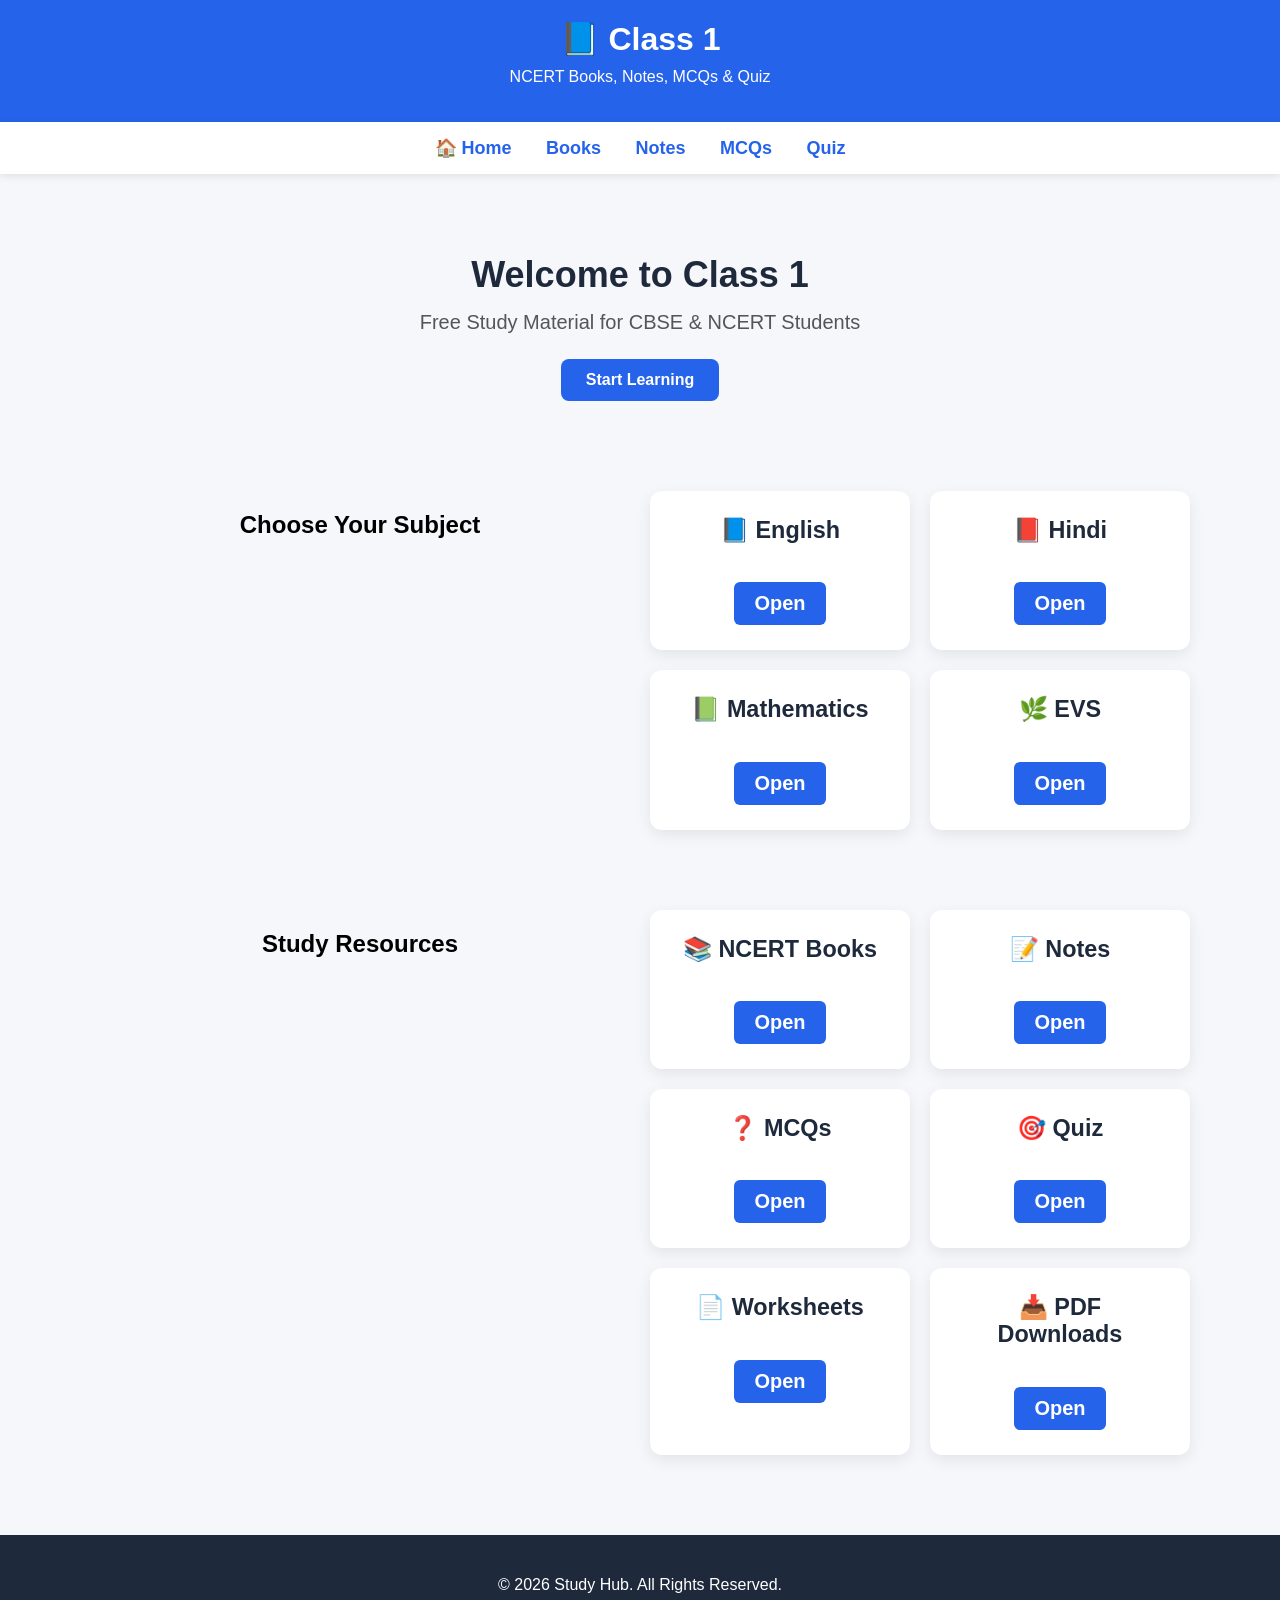
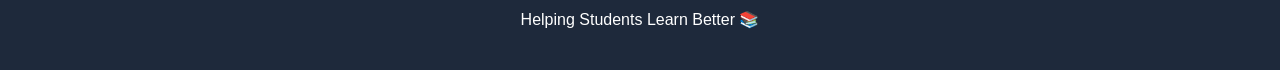
<file: class1.html>
<!DOCTYPE html>
<html lang="en">
<head>
<meta charset="UTF-8">
<meta name="viewport" content="width=device-width, initial-scale=1.0">

<title>Class 1 | Study Hub</title>

<link rel="stylesheet" href="css/style.css">

<style>
body{
    margin:0;
    font-family:Arial,sans-serif;
    background:#f5f7fb;
}

header{
    background:#2563eb;
    color:white;
    text-align:center;
    padding:20px;
}

header h1{
    margin:0;
}

header p{
    margin-top:10px;
}

nav{
    background:#fff;
    padding:15px;
    text-align:center;
    box-shadow:0 2px 8px rgba(0,0,0,.1);
}

nav a{
    text-decoration:none;
    color:#2563eb;
    font-weight:bold;
    margin:0 15px;
}

.hero{
    text-align:center;
    padding:50px 20px;
}

.hero h2{
    font-size:36px;
}

.hero p{
    color:#555;
    margin:15px 0 25px;
}

.btn{
    background:#2563eb;
    color:white;
    text-decoration:none;
    padding:12px 25px;
    border-radius:8px;
}

.subjects{
    max-width:1100px;
    margin:auto;
    padding:40px 20px;
}

.subjects h2{
    text-align:center;
    margin-bottom:30px;
}

.grid{
    display:grid;
    grid-template-columns:repeat(auto-fit,minmax(220px,1fr));
    gap:20px;
}

.card{
    background:white;
    border-radius:12px;
    padding:25px;
    text-align:center;
    box-shadow:0 5px 15px rgba(0,0,0,.08);
}

.card h3{
    margin-top:0;
}

.card a{
    display:inline-block;
    margin-top:15px;
    padding:10px 20px;
    background:#2563eb;
    color:white;
    text-decoration:none;
    border-radius:6px;
}
</style>

</head>

<body>

<header>
<h1>📘 Class 1</h1>
<p>NCERT Books, Notes, MCQs & Quiz</p>
</header>

<nav>
<a href="index.html">🏠 Home</a>
<a href="#">Books</a>
<a href="#">Notes</a>
<a href="#">MCQs</a>
<a href="#">Quiz</a>
</nav>

<section class="hero">
<h2>Welcome to Class 1</h2>
<p>Free Study Material for CBSE & NCERT Students</p>
<a href="#" class="btn">Start Learning</a>
</section>
<section class="subjects">

<h2>Choose Your Subject</h2>

<div class="grid">

<div class="card">
<h3>📘 English</h3>
<a href="english-class1.html">Open</a>
</div>

<div class="card">
<h3>📕 Hindi</h3>
<a href="#">Open</a>
</div>

<div class="card">
<h3>📗 Mathematics</h3>
<a href="#">Open</a>
</div>

<div class="card">
<h3>🌿 EVS</h3>
<a href="#">Open</a>
</div>

</div>

</section>

<section class="subjects">

<h2>Study Resources</h2>

<div class="grid">

<div class="card">
<h3>📚 NCERT Books</h3>
<a href="#">Open</a>
</div>

<div class="card">
<h3>📝 Notes</h3>
<a href="#">Open</a>
</div>

<div class="card">
<h3>❓ MCQs</h3>
<a href="#">Open</a>
</div>

<div class="card">
<h3>🎯 Quiz</h3>
<a href="#">Open</a>
</div>

<div class="card">
<h3>📄 Worksheets</h3>
<a href="#">Open</a>
</div>

<div class="card">
<h3>📥 PDF Downloads</h3>
<a href="#">Open</a>
</div>

</div>

</section>

<footer style="background:#1e293b;color:white;text-align:center;padding:25px;margin-top:40px;">
<p>© 2026 Study Hub. All Rights Reserved.</p>
<p>Helping Students Learn Better 📚</p>
</footer>

<script src="js/script.js"></script>

</body>
</html>
</file>
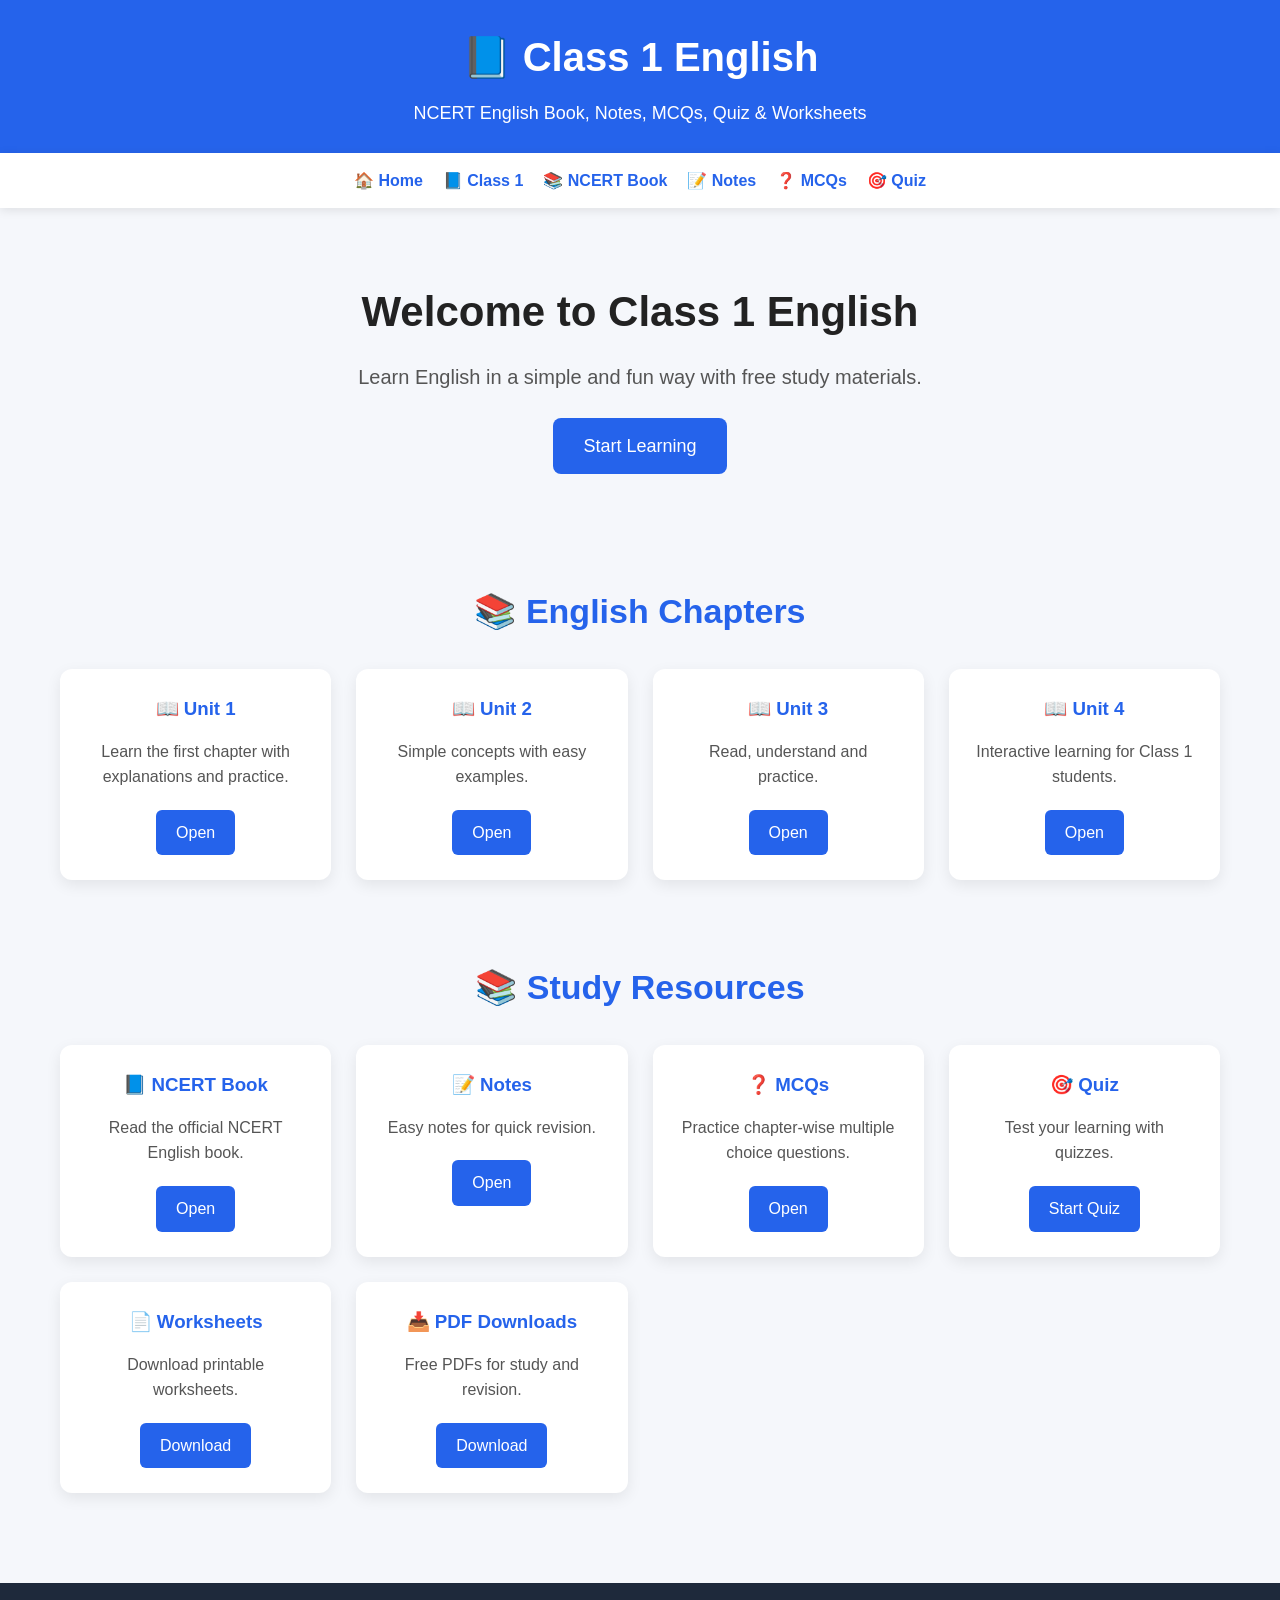
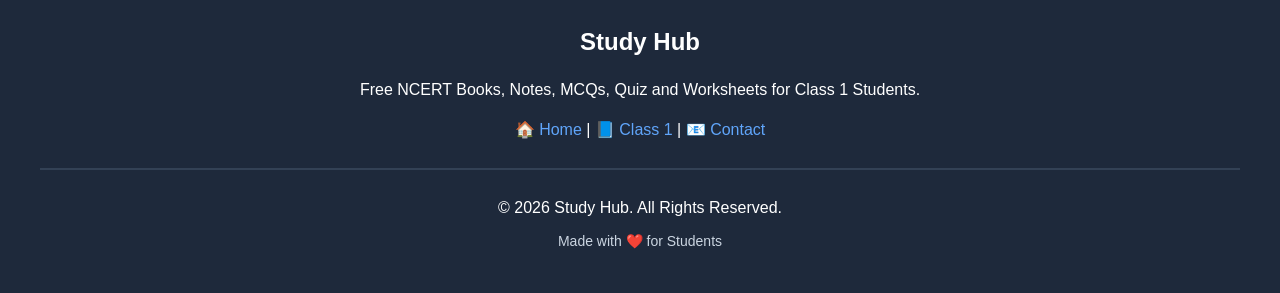
<file: english-class1.html>
<!DOCTYPE html>
<html lang="en">
<head>
<meta charset="UTF-8">
<meta name="viewport" content="width=device-width, initial-scale=1.0">

<title>Class 1 English | Study Hub</title>

<style>

*{
margin:0;
padding:0;
box-sizing:border-box;
font-family:Arial,sans-serif;
}

body{
background:#f5f7fb;
color:#222;
line-height:1.6;
}

header{
background:#2563eb;
color:white;
text-align:center;
padding:25px;
}

header h1{
font-size:40px;
}

header p{
margin-top:10px;
font-size:18px;
}

nav{
background:white;
display:flex;
justify-content:center;
gap:20px;
padding:15px;
box-shadow:0 2px 10px rgba(0,0,0,.1);
flex-wrap:wrap;
}

nav a{
text-decoration:none;
font-weight:bold;
color:#2563eb;
}

.hero{
padding:70px 20px;
text-align:center;
}

.hero h2{
font-size:42px;
margin-bottom:15px;
}

.hero p{
font-size:20px;
color:#555;
margin-bottom:25px;
}

.btn{
display:inline-block;
background:#2563eb;
color:white;
padding:14px 30px;
text-decoration:none;
border-radius:8px;
font-size:18px;
transition:.3s;
}

.btn:hover{
background:#1d4ed8;
}

.container{
max-width:1200px;
margin:auto;
padding:40px 20px;
}

.section-title{
text-align:center;
font-size:34px;
margin-bottom:30px;
color:#2563eb;
}

.grid{
display:grid;
grid-template-columns:repeat(auto-fit,minmax(250px,1fr));
gap:25px;
}

.card{
background:white;
padding:25px;
border-radius:12px;
box-shadow:0 5px 15px rgba(0,0,0,.08);
text-align:center;
transition:.3s;
}

.card:hover{
transform:translateY(-8px);
}

.card h3{
margin-bottom:15px;
color:#2563eb;
}

.card p{
color:#555;
margin-bottom:20px;
}

.card a{
display:inline-block;
background:#2563eb;
color:white;
padding:10px 20px;
text-decoration:none;
border-radius:6px;
}

</style>

</head>

<body>

<header>

<h1>📘 Class 1 English</h1>

<p>NCERT English Book, Notes, MCQs, Quiz & Worksheets</p>

</header>

<nav>

<a href="index.html">🏠 Home</a>

<a href="class1.html">📘 Class 1</a>

<a href="#">📚 NCERT Book</a>

<a href="#">📝 Notes</a>

<a href="#">❓ MCQs</a>

<a href="#">🎯 Quiz</a>

</nav>

<section class="hero">

<h2>Welcome to Class 1 English</h2>

<p>Learn English in a simple and fun way with free study materials.</p>

<a href="#chapters" class="btn">Start Learning</a>

</section>
<section id="chapters" class="container">

<h2 class="section-title">📚 English Chapters</h2>

<div class="grid">

<div class="card">
<h3>📖 Unit 1</h3>
<p>Learn the first chapter with explanations and practice.</p>
<a href="#">Open</a>
</div>

<div class="card">
<h3>📖 Unit 2</h3>
<p>Simple concepts with easy examples.</p>
<a href="#">Open</a>
</div>

<div class="card">
<h3>📖 Unit 3</h3>
<p>Read, understand and practice.</p>
<a href="#">Open</a>
</div>

<div class="card">
<h3>📖 Unit 4</h3>
<p>Interactive learning for Class 1 students.</p>
<a href="#">Open</a>
</div>

</div>

</section>

<section class="container">

<h2 class="section-title">📚 Study Resources</h2>

<div class="grid">

<div class="card">
<h3>📘 NCERT Book</h3>
<p>Read the official NCERT English book.</p>
<a href="#">Open</a>
</div>

<div class="card">
<h3>📝 Notes</h3>
<p>Easy notes for quick revision.</p>
<a href="#">Open</a>
</div>

<div class="card">
<h3>❓ MCQs</h3>
<p>Practice chapter-wise multiple choice questions.</p>
<a href="#">Open</a>
</div>

<div class="card">
<h3>🎯 Quiz</h3>
<p>Test your learning with quizzes.</p>
<a href="#">Start Quiz</a>
</div>

<div class="card">
<h3>📄 Worksheets</h3>
<p>Download printable worksheets.</p>
<a href="#">Download</a>
</div>

<div class="card">
<h3>📥 PDF Downloads</h3>
<p>Free PDFs for study and revision.</p>
<a href="#">Download</a>
</div>

</div>

</section>
<footer style="background:#1e293b;color:#fff;padding:40px 20px;margin-top:50px;">

<div style="max-width:1200px;margin:auto;text-align:center;">

<h2>Study Hub</h2>

<p style="margin:15px 0;">
Free NCERT Books, Notes, MCQs, Quiz and Worksheets for Class 1 Students.
</p>

<p>
<a href="index.html" style="color:#60a5fa;text-decoration:none;">🏠 Home</a> |
<a href="class1.html" style="color:#60a5fa;text-decoration:none;">📘 Class 1</a> |
<a href="mailto:kawanish800@gmail.com" style="color:#60a5fa;text-decoration:none;">📧 Contact</a>
</p>

<hr style="margin:25px 0;border:1px solid #334155;">

<p>© 2026 Study Hub. All Rights Reserved.</p>

<p style="margin-top:10px;font-size:14px;color:#cbd5e1;">
Made with ❤️ for Students
</p>

</div>

</footer>

</body>
</html>
</file>
<file: css/style.css>
body{
    margin:0;
    font-family:Arial,sans-serif;
    background:#f5f7fb;
}

header{
    background:#2563eb;
    color:white;
    text-align:center;
    padding:20px;
}

header h1{
    margin:0;
}

header p{
    margin-top:8px;
}
nav{
    background:#ffffff;
    padding:15px;
    text-align:center;
    box-shadow:0 2px 8px rgba(0,0,0,0.1);
}

nav a{
    text-decoration:none;
    color:#2563eb;
    font-weight:bold;
    margin:0 15px;
    font-size:18px;
}

nav a:hover{
    color:#1d4ed8;
}
.hero{
    text-align:center;
    padding:60px 20px;
}

.hero h2{
    font-size:40px;
    color:#1e293b;
    margin-bottom:15px;
}

.hero p{
    font-size:20px;
    color:#555;
    margin-bottom:25px;
}

.btn{
    display:inline-block;
    background:#2563eb;
    color:white;
    padding:12px 25px;
    border-radius:8px;
    text-decoration:none;
    font-weight:bold;
}

.btn:hover{
    background:#1d4ed8;
}
.subjects{
    display:grid;
    grid-template-columns:repeat(auto-fit,minmax(200px,1fr));
    gap:20px;
    padding:30px;
}

.card{
    background:white;
    padding:20px;
    border-radius:12px;
    text-align:center;
    text-decoration:none;
    color:#1e293b;
    font-size:20px;
    font-weight:bold;
    box-shadow:0 4px 10px rgba(0,0,0,0.1);
    transition:0.3s;
}

.card:hover{
    transform:translateY(-5px);
    background:#2563eb;
    color:white;
}
</file>
